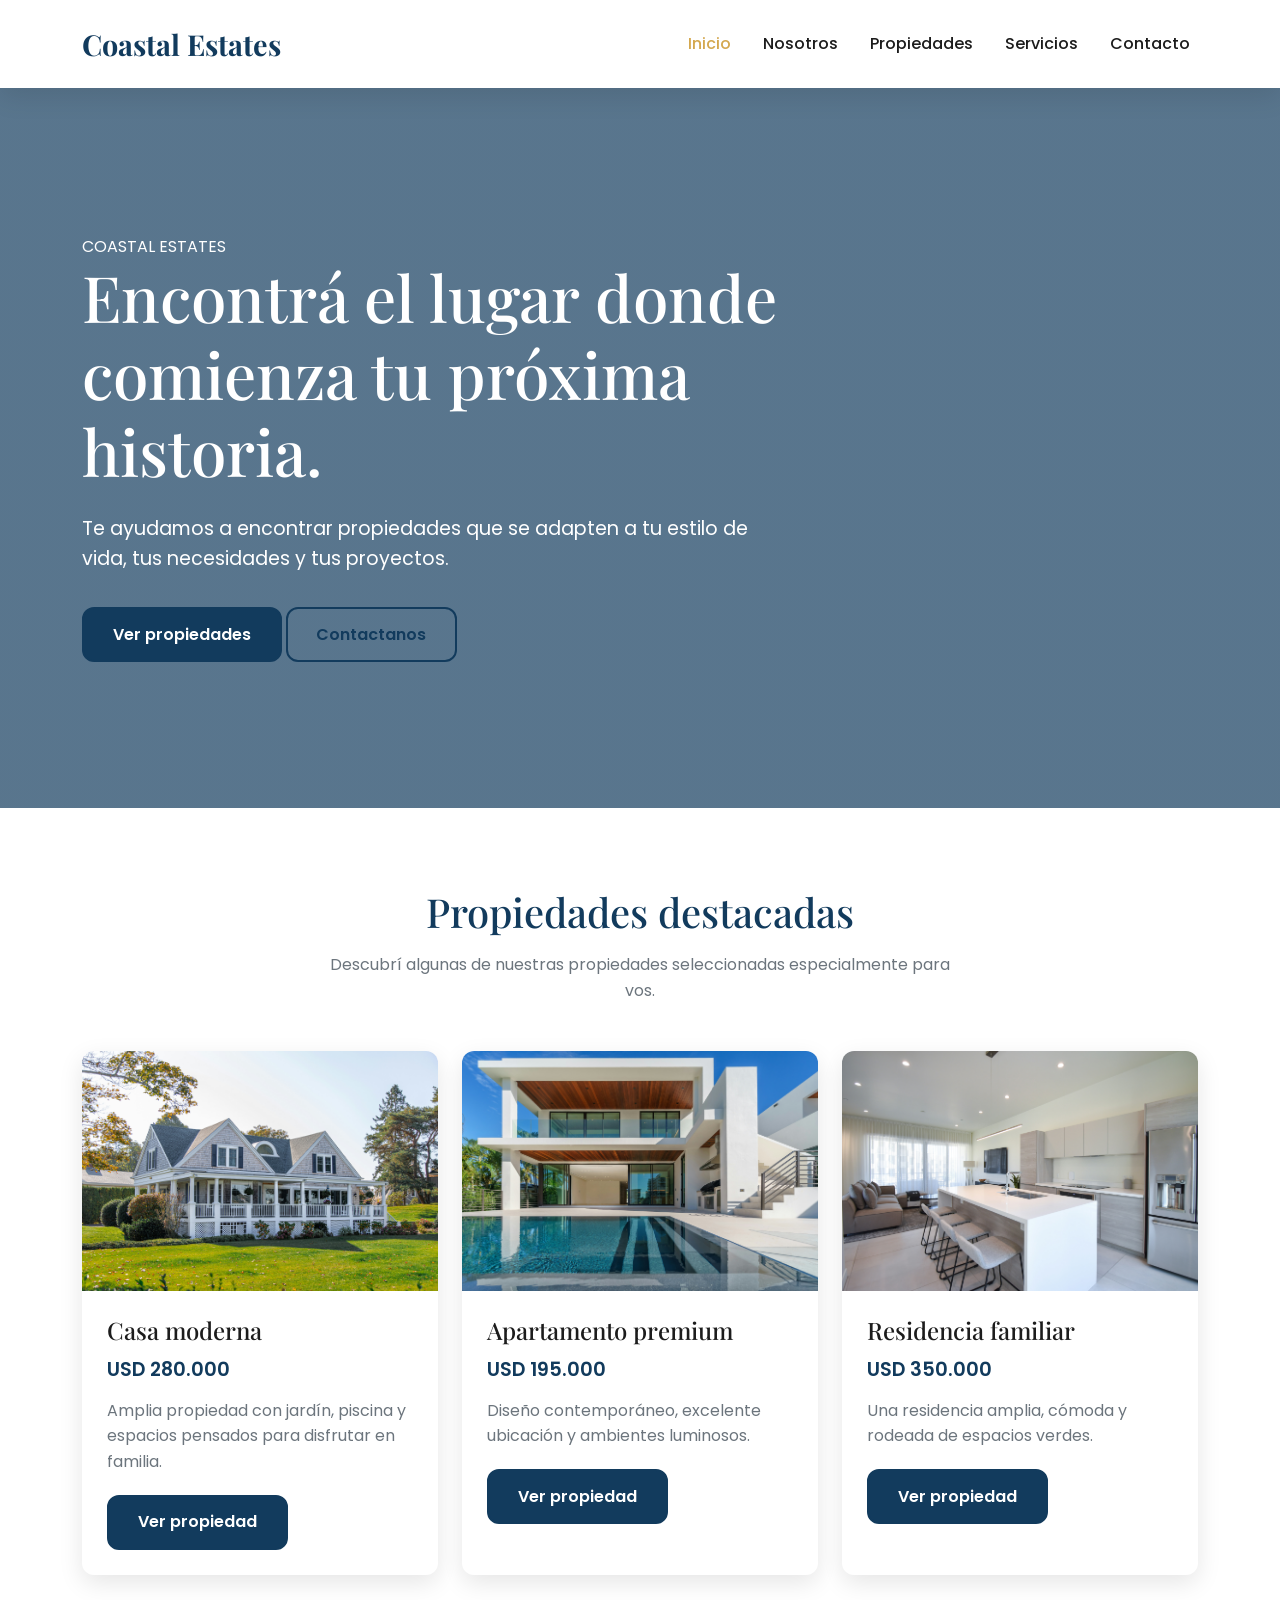
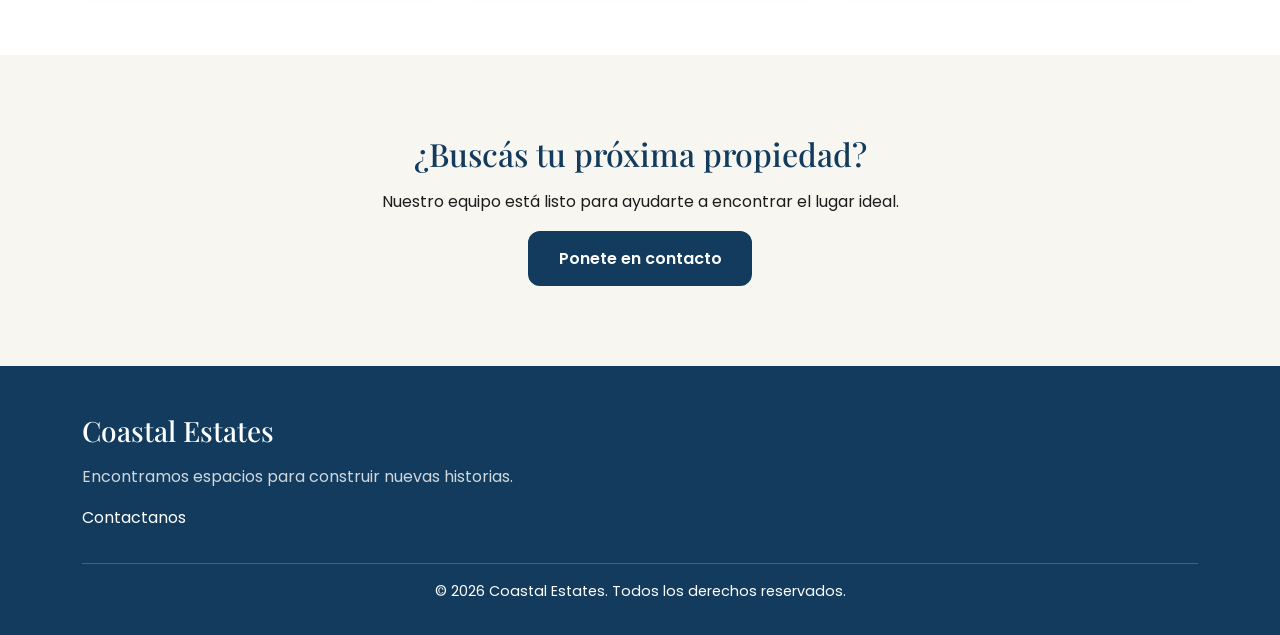
<file: index.html>
<!DOCTYPE html>
<html lang="es">
<head>
<meta charset="UTF-8">

<meta name="viewport" content="width=device-width, initial-scale=1.0">

<meta
name="description"
content="Coastal Estates, inmobiliaria especializada en propiedades residenciales y comerciales."
>

<meta
name="keywords"
content="inmobiliaria, propiedades, casas, apartamentos, terrenos, alquiler, venta"
>

<meta name="author" content="Coastal Estates">

<title>Coastal Estates | Inmobiliaria</title>

<!-- Bootstrap CSS -->
<link
href="https://cdn.jsdelivr.net/npm/bootstrap@5.3.3/dist/css/bootstrap.min.css"
rel="stylesheet"
>

<!-- AOS - Animaciones -->
<link
href="https://unpkg.com/aos@2.3.1/dist/aos.css"
rel="stylesheet"
>

<!-- Google Fonts -->
<link
rel="preconnect"
href="https://fonts.googleapis.com"
>

<link
rel="preconnect"
href="https://fonts.gstatic.com"
crossorigin
>

<link
href="https://fonts.googleapis.com/css2?family=Playfair+Display:wght@500;600;700&family=Poppins:wght@300;400;500;600;700&display=swap"
rel="stylesheet"
>

<!-- CSS propio generado con SASS -->
<link rel="stylesheet" href="css/style.css">
</head>

<body>

<!-- Header -->
<header>
<nav class="navbar navbar-expand-lg">
<div class="container">

<a class="navbar-brand" href="index.html">
Coastal Estates
</a>

<button
class="navbar-toggler"
type="button"
data-bs-toggle="collapse"
data-bs-target="#navbarPrincipal"
aria-controls="navbarPrincipal"
aria-expanded="false"
aria-label="Abrir menú de navegación"
>
<span class="navbar-toggler-icon"></span>
</button>

<div class="collapse navbar-collapse" id="navbarPrincipal">

<ul class="navbar-nav ms-auto">

<li class="nav-item">
<a class="nav-link active" href="index.html">
Inicio
</a>
</li>

<li class="nav-item">
<a class="nav-link" href="pages/nosotros.html">
Nosotros
</a>
</li>

<li class="nav-item">
<a class="nav-link" href="pages/propiedades.html">
Propiedades
</a>
</li>

<li class="nav-item">
<a class="nav-link" href="pages/servicios.html">
Servicios
</a>
</li>

<li class="nav-item">
<a class="nav-link" href="pages/contacto.html">
Contacto
</a>
</li>

</ul>

</div>
</div>
</nav>
</header>


<!-- Contenido principal -->
<main>

<!-- Hero -->
<section class="hero" data-aos="fade-up">

<div class="container">

<div class="hero-content">

<span class="hero-subtitle">
COASTAL ESTATES
</span>

<h1>
Encontrá el lugar donde comienza tu próxima historia.
</h1>

<p>
Te ayudamos a encontrar propiedades que se adapten
a tu estilo de vida, tus necesidades y tus proyectos.
</p>

<div class="hero-buttons">

<a
href="pages/propiedades.html"
class="btn-primary-custom"
>
Ver propiedades
</a>

<a
href="pages/contacto.html"
class="btn-secondary-custom"
>
Contactanos
</a>

</div>

</div>

</div>

</section>


<!-- Propiedades destacadas -->
<section class="featured-properties" data-aos="fade-up">

<div class="container">

<div class="section-title">

<h2>
Propiedades destacadas
</h2>

<p>
Descubrí algunas de nuestras propiedades seleccionadas
especialmente para vos.
</p>

</div>


<div class="row g-4">

<!-- Propiedad 1 -->
<div class="col-12 col-md-6 col-lg-4">

<article class="card-custom">

<div class="card-image">

<img
src="img/propiedad-1.jpg"
alt="Casa moderna con jardín y piscina"
loading="lazy"
>

</div>

<div class="card-content">

<h3>
Casa moderna
</h3>

<p class="card-price">
USD 280.000
</p>

<p>
Amplia propiedad con jardín, piscina y
espacios pensados para disfrutar en familia.
</p>

<a
href="pages/propiedades.html"
class="btn-primary-custom"
>
Ver propiedad
</a>

</div>

</article>

</div>


<!-- Propiedad 2 -->
<div class="col-12 col-md-6 col-lg-4">

<article class="card-custom">

<div class="card-image">

<img
src="img/propiedad-2.jpg"
alt="Apartamento moderno con grandes ventanales"
loading="lazy"
>

</div>

<div class="card-content">

<h3>
Apartamento premium
</h3>

<p class="card-price">
USD 195.000
</p>

<p>
Diseño contemporáneo, excelente ubicación
y ambientes luminosos.
</p>

<a
href="pages/propiedades.html"
class="btn-primary-custom"
>
Ver propiedad
</a>

</div>

</article>

</div>


<!-- Propiedad 3 -->
<div class="col-12 col-md-6 col-lg-4">

<article class="card-custom">

<div class="card-image">

<img
src="img/propiedad-3.jpg"
alt="Casa familiar rodeada de espacios verdes"
loading="lazy"
>

</div>

<div class="card-content">

<h3>
Residencia familiar
</h3>

<p class="card-price">
USD 350.000
</p>

<p>
Una residencia amplia, cómoda y rodeada
de espacios verdes.
</p>

<a
href="pages/propiedades.html"
class="btn-primary-custom"
>
Ver propiedad
</a>

</div>

</article>

</div>

</div>

</div>

</section>


<!-- Sección llamada a la acción -->
<section class="cta-section" data-aos="fade-up">

<div class="container">

<h2>
¿Buscás tu próxima propiedad?
</h2>

<p>
Nuestro equipo está listo para ayudarte a encontrar
el lugar ideal.
</p>

<a
href="pages/contacto.html"
class="btn-primary-custom"
>
Ponete en contacto
</a>

</div>

</section>

</main>


<!-- Footer -->
<footer>

<div class="container">

<div class="footer-content">

<h3>
Coastal Estates
</h3>

<p>
Encontramos espacios para construir nuevas historias.
</p>

<p>
<a href="pages/contacto.html">
Contactanos
</a>
</p>

</div>


<div class="footer-bottom">

<p>
&copy; 2026 Coastal Estates. Todos los derechos reservados.
</p>

</div>

</div>

</footer>


<!-- Bootstrap JavaScript -->
<script
src="https://cdn.jsdelivr.net/npm/bootstrap@5.3.3/dist/js/bootstrap.bundle.min.js"
></script>

<!-- AOS JavaScript -->
<script
src="https://unpkg.com/aos@2.3.1/dist/aos.js"
></script>

<!-- Inicializacion de AOS -->
<script>
AOS.init({
duration: 800,
once: true
});
</script>

</body>
</html>
</file>
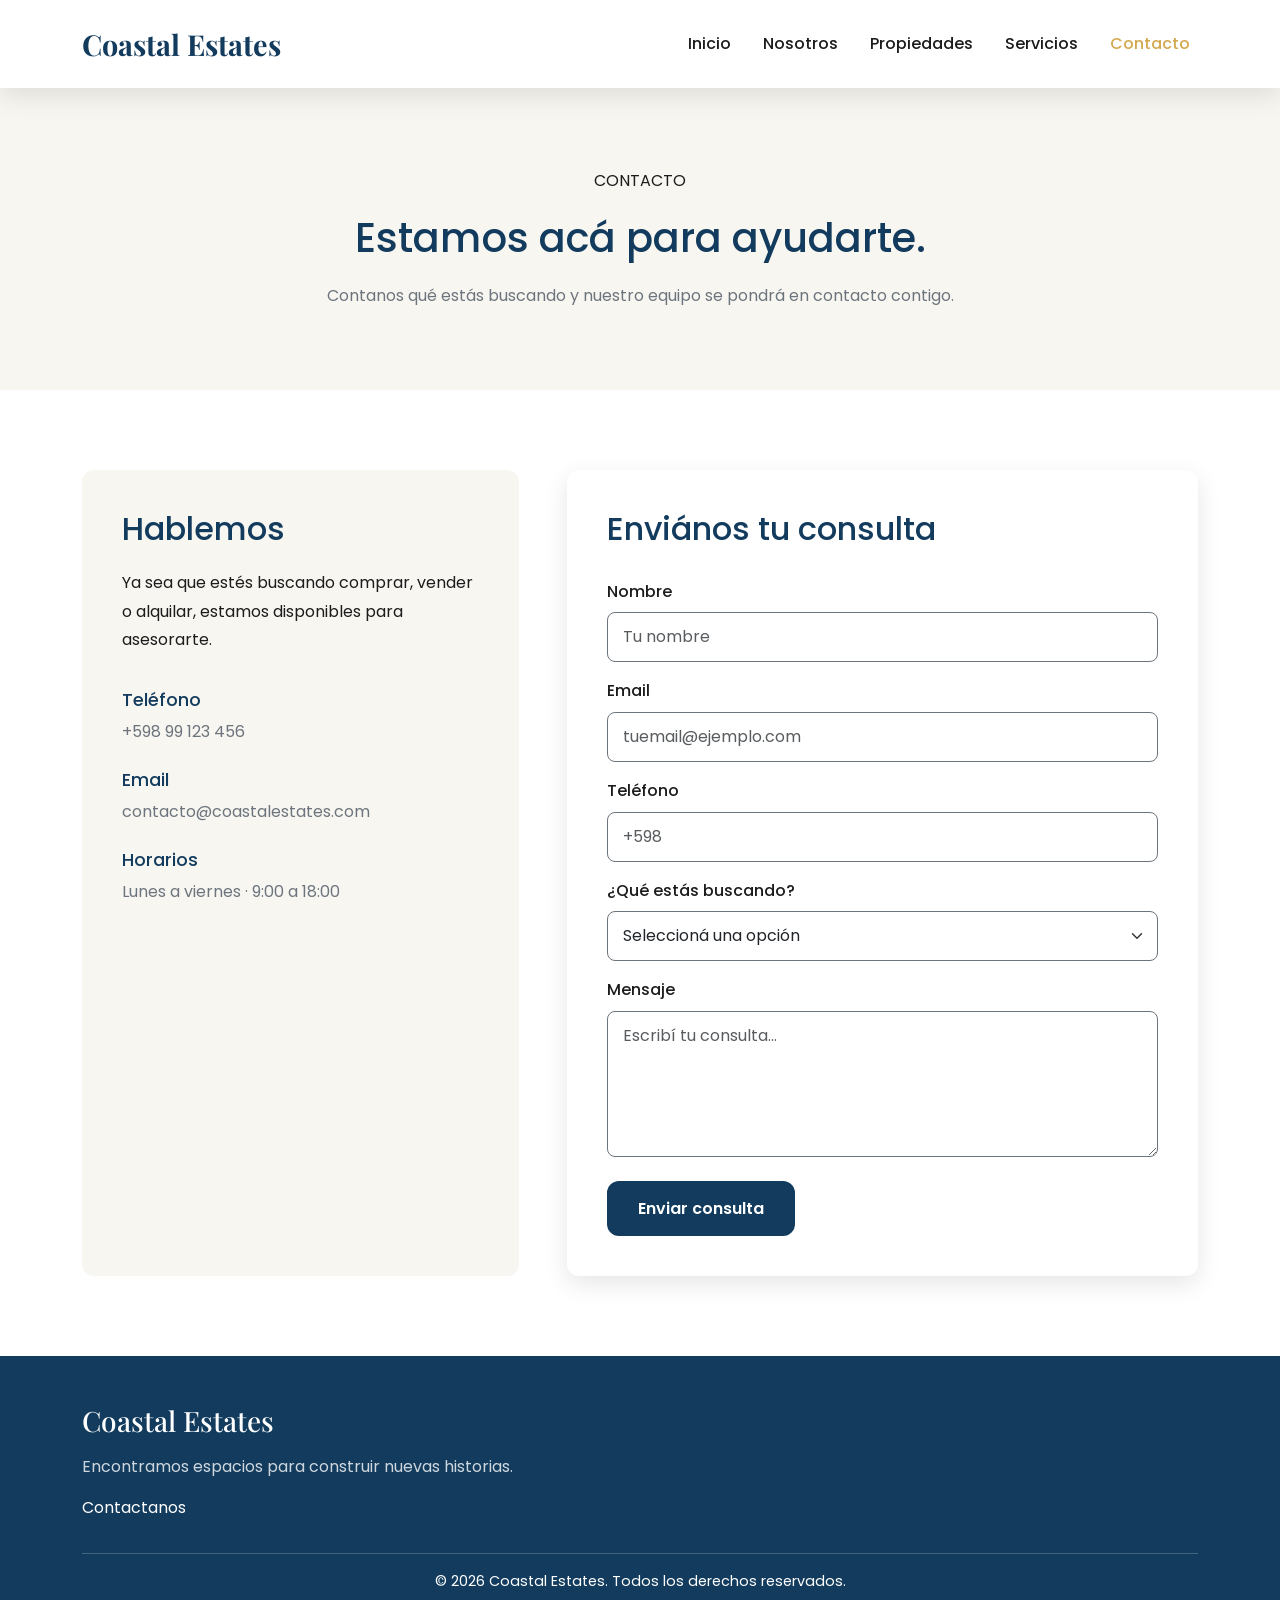
<file: pages/contacto.html>
<!DOCTYPE html>
<html lang="es">

<head>
<meta charset="UTF-8">

<meta name="viewport" content="width=device-width, initial-scale=1.0">

<meta
name="description"
content="Contactate con Coastal Estates para recibir asesoramiento inmobiliario personalizado."
>

<title>Contacto | Coastal Estates</title>

<!-- Bootstrap CSS -->
<link
href="https://cdn.jsdelivr.net/npm/bootstrap@5.3.3/dist/css/bootstrap.min.css"
rel="stylesheet"
>

<!-- AOS - Animaciones -->
<link
href="https://unpkg.com/aos@2.3.1/dist/aos.css"
rel="stylesheet"
>

<!-- Google Fonts -->
<link
rel="preconnect"
href="https://fonts.googleapis.com"
>

<link
rel="preconnect"
href="https://fonts.gstatic.com"
crossorigin
>

<link
href="https://fonts.googleapis.com/css2?family=Playfair+Display:wght@500;600;700&family=Poppins:wght@300;400;500;600;700&display=swap"
rel="stylesheet"
>

<!-- CSS generado con SASS -->
<link rel="stylesheet" href="../css/style.css">
</head>

<body>

<!-- Header -->
<header>
<nav class="navbar navbar-expand-lg">

<div class="container">

<a class="navbar-brand" href="../index.html">
Coastal Estates
</a>

<button
class="navbar-toggler"
type="button"
data-bs-toggle="collapse"
data-bs-target="#navbarPrincipal"
aria-controls="navbarPrincipal"
aria-expanded="false"
aria-label="Abrir menú de navegación"
>
<span class="navbar-toggler-icon"></span>
</button>

<div
class="collapse navbar-collapse"
id="navbarPrincipal"
>

<ul class="navbar-nav ms-auto">

<li class="nav-item">
<a class="nav-link" href="../index.html">
Inicio
</a>
</li>

<li class="nav-item">
<a class="nav-link" href="nosotros.html">
Nosotros
</a>
</li>

<li class="nav-item">
<a class="nav-link" href="propiedades.html">
Propiedades
</a>
</li>

<li class="nav-item">
<a class="nav-link" href="servicios.html">
Servicios
</a>
</li>

<li class="nav-item">
<a class="nav-link active" href="contacto.html">
Contacto
</a>
</li>

</ul>

</div>

</div>

</nav>
</header>


<!-- Contenido principal -->
<main>

<!-- Encabezado -->
<section class="contact-hero">

<div class="container">

<div class="section-title">

<span class="hero-subtitle">
CONTACTO
</span>

<h1>
Estamos acá para ayudarte.
</h1>

<p>
Contanos qué estás buscando y nuestro equipo se
pondrá en contacto contigo.
</p>

</div>

</div>

</section>


<!-- Contacto -->
<section class="contact-section">

<div class="container">

<div class="row g-5">

<!-- Información -->
<div class="col-12 col-lg-5">

<div
class="contact-info"
data-aos="fade-right"
>

<h2>
Hablemos
</h2>

<p>
Ya sea que estés buscando comprar, vender
o alquilar, estamos disponibles para
asesorarte.
</p>


<div class="contact-item">

<h3>
Teléfono
</h3>

<p>
+598 99 123 456
</p>

</div>


<div class="contact-item">

<h3>
Email
</h3>

<p>
contacto@coastalestates.com
</p>

</div>


<div class="contact-item">

<h3>
Horarios
</h3>

<p>
Lunes a viernes · 9:00 a 18:00
</p>

</div>

</div>

</div>


<!-- Formulario -->
<div class="col-12 col-lg-7">

<div
class="contact-form"
data-aos="fade-left"
>

<h2>
Enviános tu consulta
</h2>

<form>

<div class="mb-3">

<label
for="nombre"
class="form-label"
>
Nombre
</label>

<input
type="text"
class="form-control"
id="nombre"
name="nombre"
placeholder="Tu nombre"
required
>

</div>


<div class="mb-3">

<label
for="email"
class="form-label"
>
Email
</label>

<input
type="email"
class="form-control"
id="email"
name="email"
placeholder="tuemail@ejemplo.com"
required
>

</div>


<div class="mb-3">

<label
for="telefono"
class="form-label"
>
Teléfono
</label>

<input
type="tel"
class="form-control"
id="telefono"
name="telefono"
placeholder="+598"
>

</div>


<div class="mb-3">

<label
for="consulta"
class="form-label"
>
¿Qué estás buscando?
</label>

<select
class="form-select"
id="consulta"
name="consulta"
>

<option value="">
Seleccioná una opción
</option>

<option value="comprar">
Comprar una propiedad
</option>

<option value="alquilar">
Alquilar una propiedad
</option>

<option value="vender">
Vender una propiedad
</option>

<option value="asesoramiento">
Asesoramiento
</option>

</select>

</div>


<div class="mb-4">

<label
for="mensaje"
class="form-label"
>
Mensaje
</label>

<textarea
class="form-control"
id="mensaje"
name="mensaje"
rows="5"
placeholder="Escribí tu consulta..."
required
></textarea>

</div>


<button
type="submit"
class="btn-primary-custom"
>
Enviar consulta
</button>

</form>

</div>

</div>

</div>

</div>

</section>

</main>


<!-- Footer -->
<footer>

<div class="container">

<div class="footer-content">

<h3>
Coastal Estates
</h3>

<p>
Encontramos espacios para construir nuevas historias.
</p>

<p>
<a href="contacto.html">
Contactanos
</a>
</p>

</div>

<div class="footer-bottom">

<p>
&copy; 2026 Coastal Estates. Todos los derechos reservados.
</p>

</div>

</div>

</footer>


<!-- Bootstrap JavaScript -->
<script
src="https://cdn.jsdelivr.net/npm/bootstrap@5.3.3/dist/js/bootstrap.bundle.min.js"
></script>

<!-- AOS JavaScript -->
<script
src="https://unpkg.com/aos@2.3.1/dist/aos.js"
></script>

<script>
AOS.init({
duration: 800,
once: true
});
</script>

</body>

</html>
</file>
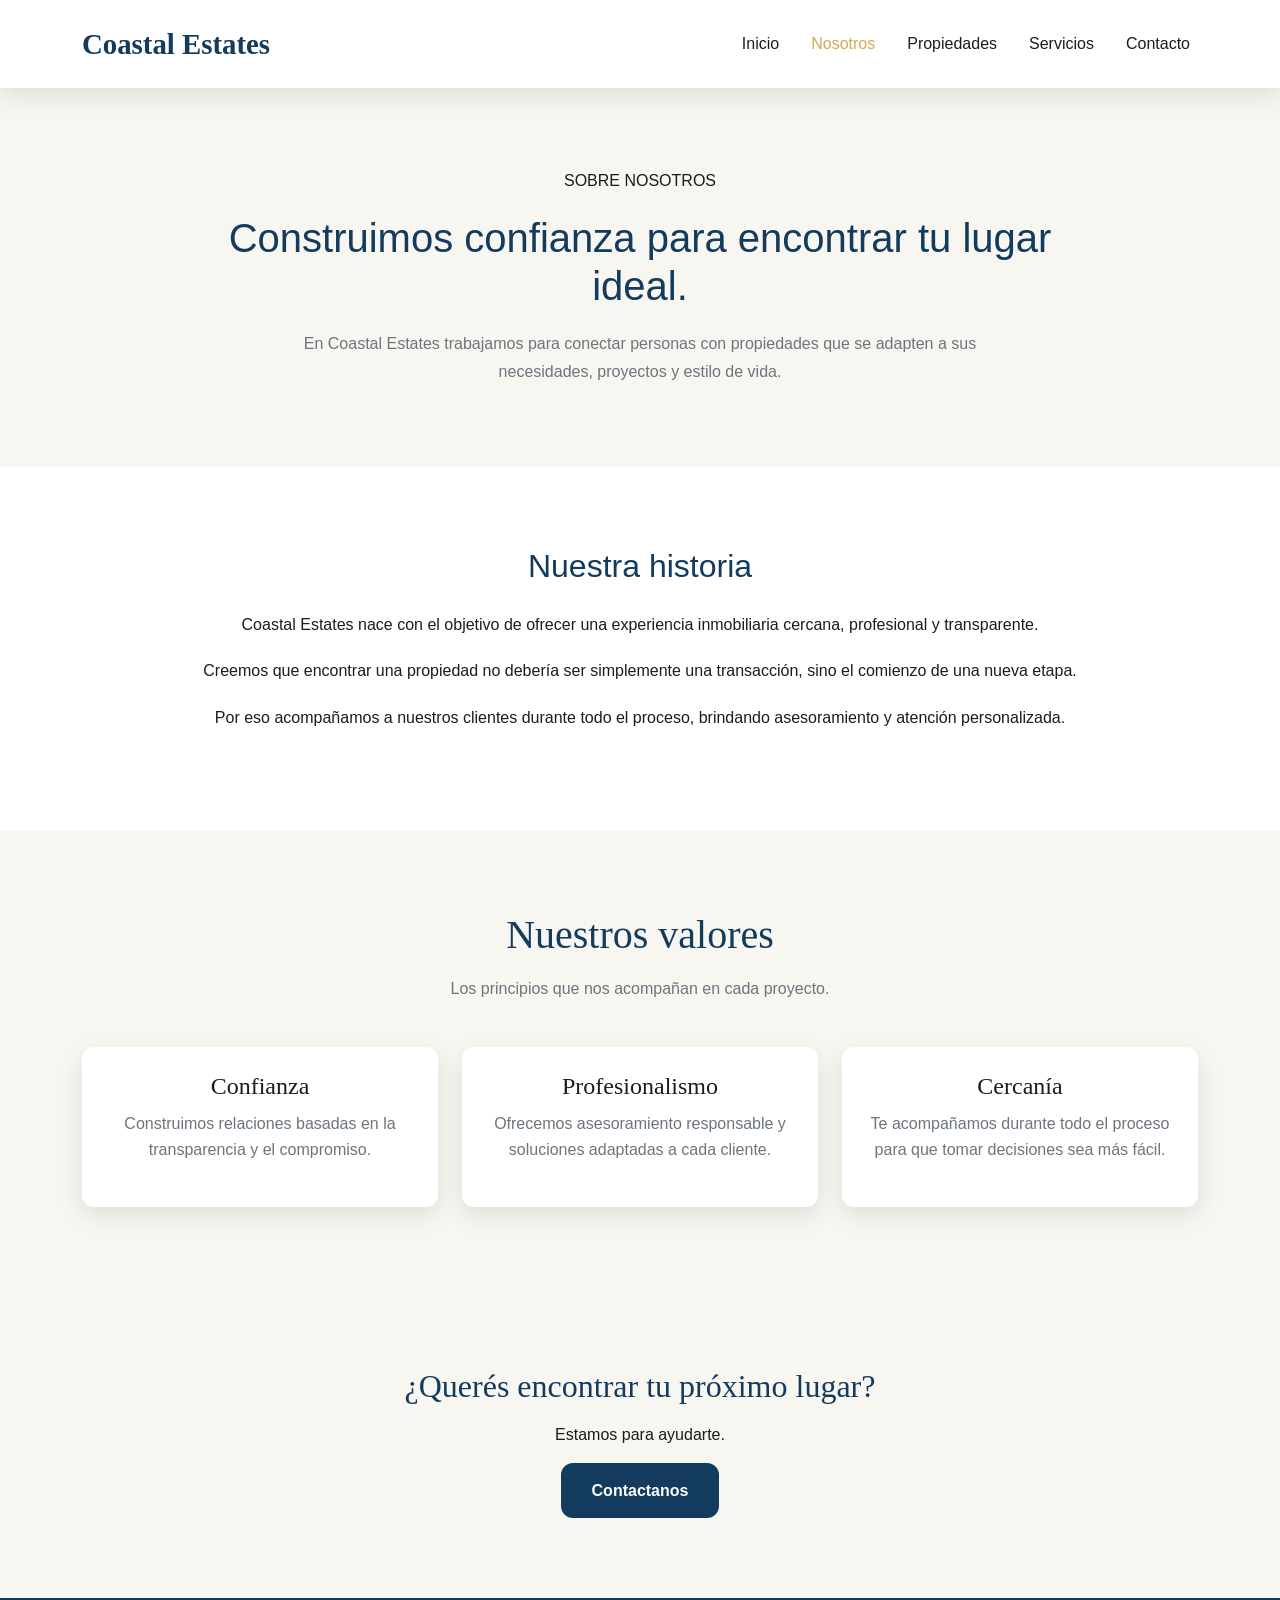
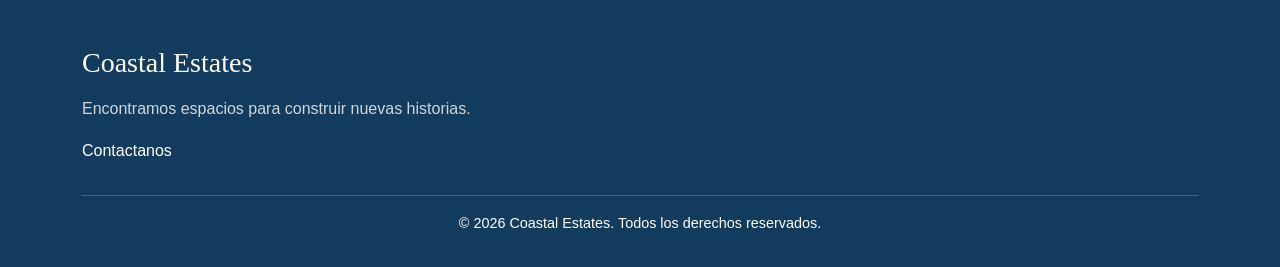
<file: pages/nosotros.html>
<!DOCTYPE html>
<html lang="es">

<head>
<meta charset="UTF-8">

<meta name="viewport" content="width=device-width, initial-scale=1.0">

<meta
name="description"
content="Conocé Coastal Estates y nuestro compromiso con el mercado inmobiliario."
>

<title>Nosotros | Coastal Estates</title>
<!-- Bootstrap CSS -->
<link
href="https://cdn.jsdelivr.net/npm/bootstrap@5.3.3/dist/css/bootstrap.min.css"
rel="stylesheet"
>

<!-- AOS - Animaciones -->
<link
href="https://unpkg.com/aos@2.3.1/dist/aos.css"
rel="stylesheet"
>

<!-- CSS generado con SASS -->
<link rel="stylesheet" href="../css/style.css">
</head>

<body>

<!-- Header -->
<header>
<nav class="navbar navbar-expand-lg">

<div class="container">

<a class="navbar-brand" href="../index.html">
Coastal Estates
</a>

<button
class="navbar-toggler"
type="button"
data-bs-toggle="collapse"
data-bs-target="#navbarPrincipal"
aria-controls="navbarPrincipal"
aria-expanded="false"
aria-label="Abrir menú de navegación"
>
<span class="navbar-toggler-icon"></span>
</button>

<div class="collapse navbar-collapse" id="navbarPrincipal">

<ul class="navbar-nav ms-auto">

<li class="nav-item">
<a class="nav-link" href="../index.html">
Inicio
</a>
</li>

<li class="nav-item">
<a class="nav-link active" href="nosotros.html">
Nosotros
</a>
</li>

<li class="nav-item">
<a class="nav-link" href="propiedades.html">
Propiedades
</a>
</li>

<li class="nav-item">
<a class="nav-link" href="servicios.html">
Servicios
</a>
</li>

<li class="nav-item">
<a class="nav-link" href="contacto.html">
Contacto
</a>
</li>

</ul>

</div>

</div>

</nav>
</header>


<!-- Contenido principal -->
<main>

<!-- Presentación -->
<section class="about-hero">

<div class="container">

<div class="section-title">

<span class="hero-subtitle">
SOBRE NOSOTROS
</span>

<h1>
Construimos confianza para encontrar tu lugar ideal.
</h1>

<p>
En Coastal Estates trabajamos para conectar personas
con propiedades que se adapten a sus necesidades,
proyectos y estilo de vida.
</p>

</div>

</div>

</section>


<!-- Nuestra historia -->
<section class="about-section">

<div class="container">

<div class="about-content">

<div class="about-text">

<h2>
Nuestra historia
</h2>

<p>
Coastal Estates nace con el objetivo de ofrecer
una experiencia inmobiliaria cercana, profesional
y transparente.
</p>

<p>
Creemos que encontrar una propiedad no debería
ser simplemente una transacción, sino el comienzo
de una nueva etapa.
</p>

<p>
Por eso acompañamos a nuestros clientes durante
todo el proceso, brindando asesoramiento y
atención personalizada.
</p>

</div>

</div>

</div>

</section>


<!-- Valores -->
<section class="values-section">

<div class="container">

<div class="section-title">

<h2>
Nuestros valores
</h2>

<p>
Los principios que nos acompañan en cada proyecto.
</p>

</div>


<div class="row g-4">

<div class="col-12 col-md-4">

<article class="card-custom">

<div class="card-content">

<h3>
Confianza
</h3>

<p>
Construimos relaciones basadas en la
transparencia y el compromiso.
</p>

</div>

</article>

</div>


<div class="col-12 col-md-4">

<article class="card-custom">

<div class="card-content">

<h3>
Profesionalismo
</h3>

<p>
Ofrecemos asesoramiento responsable y
soluciones adaptadas a cada cliente.
</p>

</div>

</article>

</div>


<div class="col-12 col-md-4">

<article class="card-custom">

<div class="card-content">

<h3>
Cercanía
</h3>

<p>
Te acompañamos durante todo el proceso
para que tomar decisiones sea más fácil.
</p>

</div>

</article>

</div>

</div>

</div>

</section>


<!-- Llamada a la acción -->
<section class="cta-section">

<div class="container">

<h2>
¿Querés encontrar tu próximo lugar?
</h2>

<p>
Estamos para ayudarte.
</p>

<a
href="contacto.html"
class="btn-primary-custom"
>
Contactanos
</a>

</div>

</section>

</main>


<!-- Footer -->
<footer>

<div class="container">

<div class="footer-content">

<h3>
Coastal Estates
</h3>

<p>
Encontramos espacios para construir nuevas historias.
</p>

<p>
<a href="contacto.html">
Contactanos
</a>
</p>

</div>


<div class="footer-bottom">

<p>
&copy; 2026 Coastal Estates. Todos los derechos reservados.
</p>

</div>

</div>

</footer>

<!-- Bootstrap JavaScript -->
<script
src="https://cdn.jsdelivr.net/npm/bootstrap@5.3.3/dist/js/bootstrap.bundle.min.js"
></script>

<!-- AOS JavaScript -->
<script
src="https://unpkg.com/aos@2.3.1/dist/aos.js"
></script>

<script>
AOS.init({
duration: 800,
once: true
});
</script>
<!-- Bootstrap JavaScript -->
<script
src="https://cdn.jsdelivr.net/npm/bootstrap@5.3.3/dist/js/bootstrap.bundle.min.js"
></script>

<!-- AOS JavaScript -->
<script
src="https://unpkg.com/aos@2.3.1/dist/aos.js"
></script>

<script>
AOS.init({
duration: 800,
once: true
});
</script>
</body>

</html>
</file>
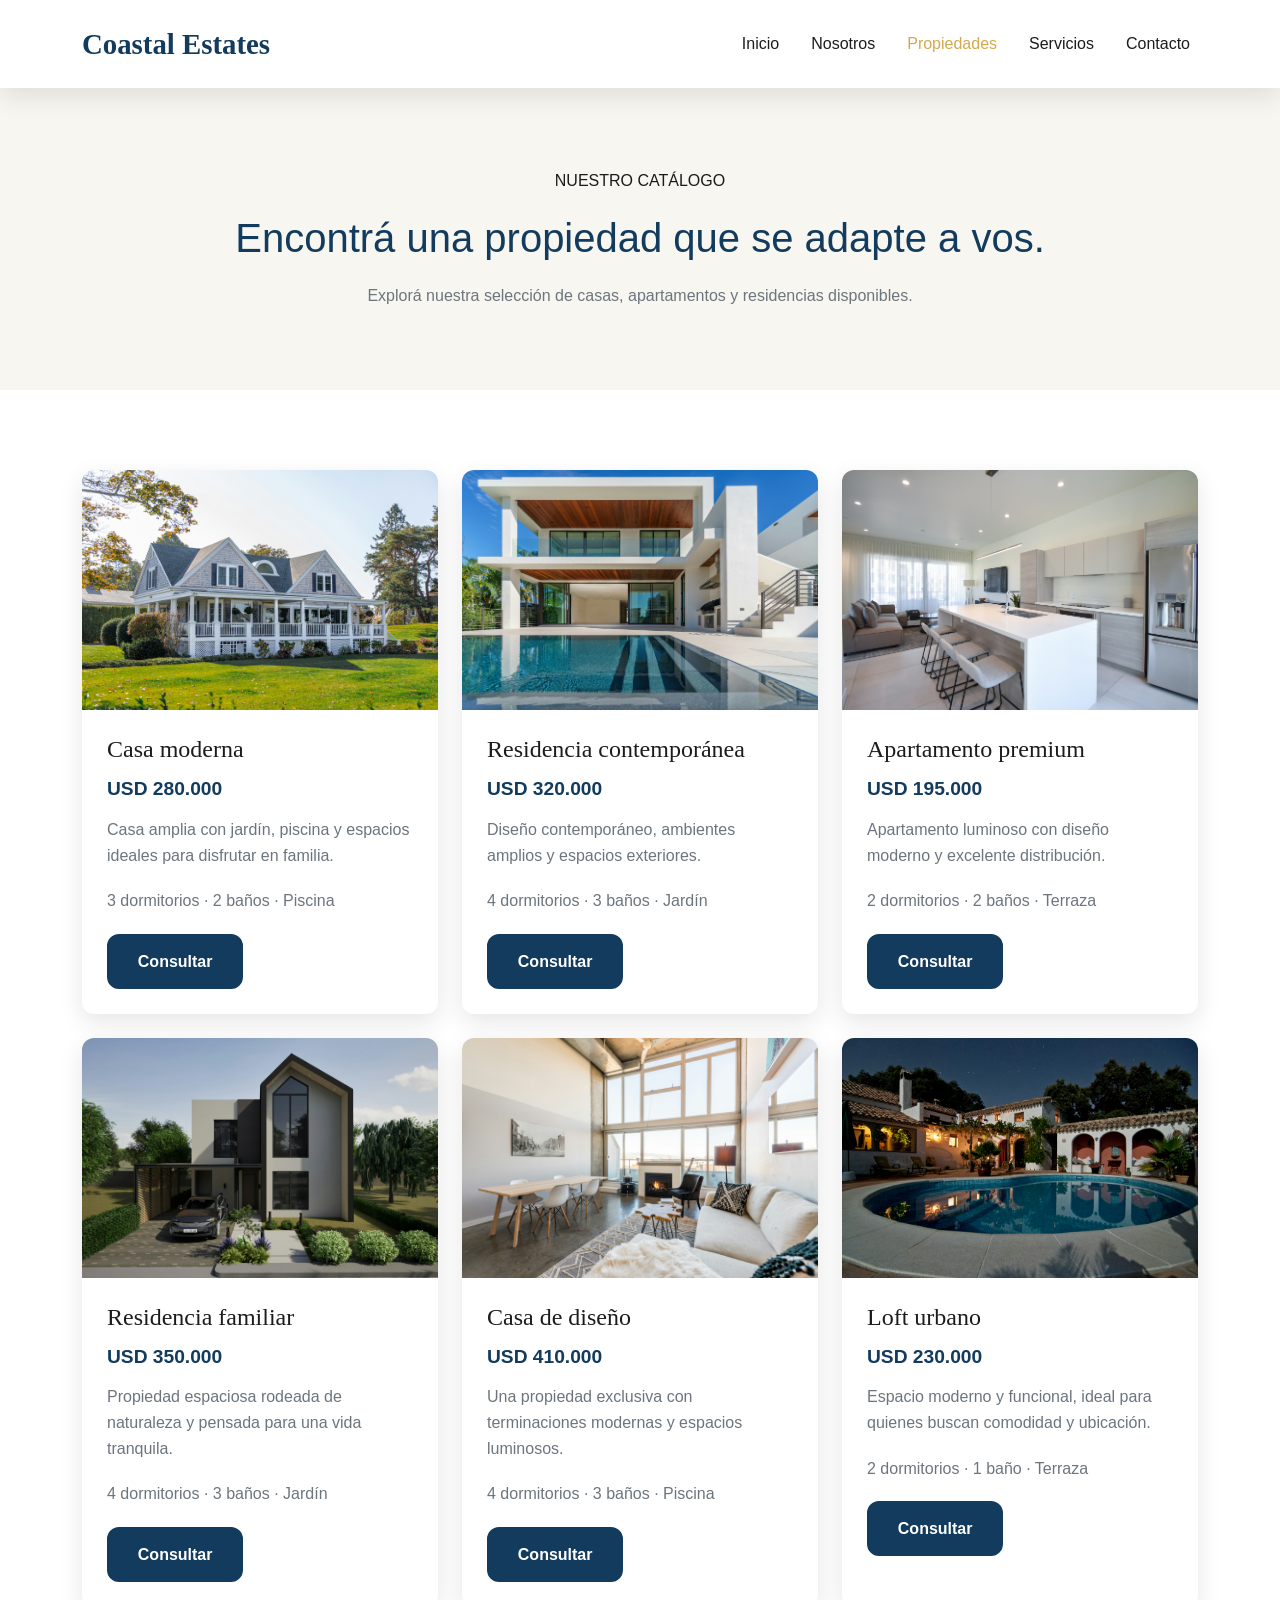
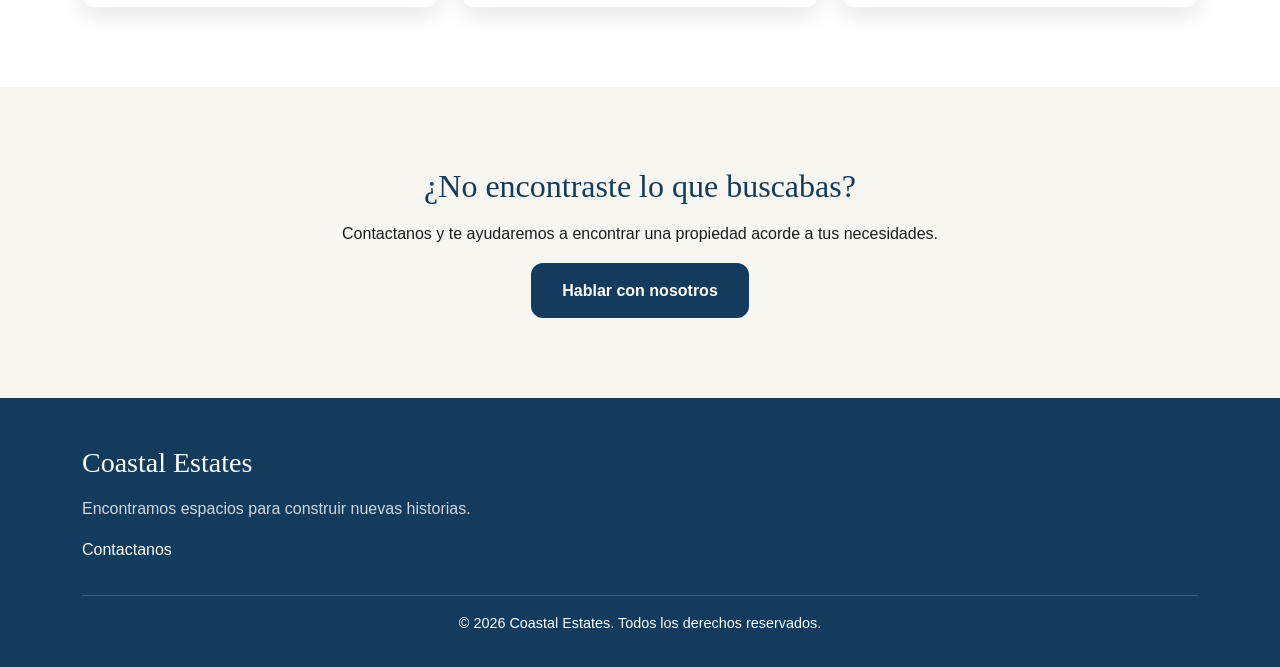
<file: pages/propiedades.html>
<!DOCTYPE html>
<html lang="es">

<head>
<meta charset="UTF-8">

<meta name="viewport" content="width=device-width, initial-scale=1.0">

<meta
name="description"
content="Conocé nuestras propiedades disponibles en Coastal Estates."
>

<title>Propiedades | Coastal Estates</title>

<!-- Bootstrap CSS -->
<link
href="https://cdn.jsdelivr.net/npm/bootstrap@5.3.3/dist/css/bootstrap.min.css"
rel="stylesheet"
>

<!-- AOS - Animaciones -->
<link
href="https://unpkg.com/aos@2.3.1/dist/aos.css"
rel="stylesheet"
>

<!-- CSS generado con SASS -->
<link rel="stylesheet" href="../css/style.css">
</head>

<body>

<!-- Header -->
<header>
<nav class="navbar navbar-expand-lg">

<div class="container">

<a class="navbar-brand" href="../index.html">
Coastal Estates
</a>

<button
class="navbar-toggler"
type="button"
data-bs-toggle="collapse"
data-bs-target="#navbarPrincipal"
aria-controls="navbarPrincipal"
aria-expanded="false"
aria-label="Abrir menú de navegación"
>
<span class="navbar-toggler-icon"></span>
</button>

<div class="collapse navbar-collapse" id="navbarPrincipal">

<ul class="navbar-nav ms-auto">

<li class="nav-item">
<a class="nav-link" href="../index.html">
Inicio
</a>
</li>

<li class="nav-item">
<a class="nav-link" href="nosotros.html">
Nosotros
</a>
</li>

<li class="nav-item">
<a class="nav-link active" href="propiedades.html">
Propiedades
</a>
</li>

<li class="nav-item">
<a class="nav-link" href="servicios.html">
Servicios
</a>
</li>

<li class="nav-item">
<a class="nav-link" href="contacto.html">
Contacto
</a>
</li>

</ul>

</div>

</div>

</nav>
</header>


<!-- Contenido principal -->
<main>

<!-- Encabezado -->
<section class="properties-hero">

<div class="container">

<div class="section-title">

<span class="hero-subtitle">
NUESTRO CATÁLOGO
</span>

<h1>
Encontrá una propiedad que se adapte a vos.
</h1>

<p>
Explorá nuestra selección de casas, apartamentos
y residencias disponibles.
</p>

</div>

</div>

</section>


<!-- Propiedades -->
<section class="properties-section">

<div class="container">

<div class="row g-4">


<!-- Propiedad 1 -->
<div class="col-12 col-md-6 col-lg-4">

<article
class="card-custom"
data-aos="fade-up"
>

<div class="card-image">

<img
src="../img/propiedad-1.jpg"
alt="Casa moderna con jardín"
loading="lazy"
>

</div>

<div class="card-content">

<h3>
Casa moderna
</h3>

<p class="card-price">
USD 280.000
</p>

<p>
Casa amplia con jardín, piscina y espacios
ideales para disfrutar en familia.
</p>

<p>
3 dormitorios · 2 baños · Piscina
</p>

<a
href="contacto.html"
class="btn-primary-custom"
>
Consultar
</a>

</div>

</article>

</div>


<!-- Propiedad 2 -->
<div class="col-12 col-md-6 col-lg-4">

<article
class="card-custom"
data-aos="fade-up"
data-aos-delay="100"
>

<div class="card-image">

<img
src="../img/propiedad-2.jpg"
alt="Casa moderna con piscina"
loading="lazy"
>

</div>

<div class="card-content">

<h3>
Residencia contemporánea
</h3>

<p class="card-price">
USD 320.000
</p>

<p>
Diseño contemporáneo, ambientes amplios
y espacios exteriores.
</p>

<p>
4 dormitorios · 3 baños · Jardín
</p>

<a
href="contacto.html"
class="btn-primary-custom"
>
Consultar
</a>

</div>

</article>

</div>


<!-- Propiedad 3 -->
<div class="col-12 col-md-6 col-lg-4">

<article
class="card-custom"
data-aos="fade-up"
data-aos-delay="200"
>

<div class="card-image">

<img
src="../img/propiedad-3.jpg"
alt="Interior de apartamento moderno"
loading="lazy"
>

</div>

<div class="card-content">

<h3>
Apartamento premium
</h3>

<p class="card-price">
USD 195.000
</p>

<p>
Apartamento luminoso con diseño moderno
y excelente distribución.
</p>

<p>
2 dormitorios · 2 baños · Terraza
</p>

<a
href="contacto.html"
class="btn-primary-custom"
>
Consultar
</a>

</div>

</article>

</div>


<!-- Propiedad 4 -->
<div class="col-12 col-md-6 col-lg-4">

<article
class="card-custom"
data-aos="fade-up"
>

<div class="card-image">

<img
src="../img/propiedad-4.jpg"
alt="Residencia familiar con espacios verdes"
loading="lazy"
>


</div>

<div class="card-content">

<h3>
Residencia familiar
</h3>

<p class="card-price">
USD 350.000
</p>

<p>
Propiedad espaciosa rodeada de naturaleza
y pensada para una vida tranquila.
</p>

<p>
4 dormitorios · 3 baños · Jardín
</p>

<a
href="contacto.html"
class="btn-primary-custom"
>
Consultar
</a>

</div>

</article>

</div>


<!-- Propiedad 5 -->
<div class="col-12 col-md-6 col-lg-4">

<article
class="card-custom"
data-aos="fade-up"
data-aos-delay="100"
>

<div class="card-image">

<img
src="../img/propiedad-5.jpg"
alt="Propiedad moderna con espacios exteriores"
loading="lazy"
>

</div>

<div class="card-content">

<h3>
Casa de diseño
</h3>

<p class="card-price">
USD 410.000
</p>

<p>
Una propiedad exclusiva con terminaciones
modernas y espacios luminosos.
</p>

<p>
4 dormitorios · 3 baños · Piscina
</p>

<a
href="contacto.html"
class="btn-primary-custom"
>
Consultar
</a>

</div>

</article>

</div>


<!-- Propiedad 6 -->
<div class="col-12 col-md-6 col-lg-4">

<article
class="card-custom"
data-aos="fade-up"
data-aos-delay="200"
>

<div class="card-image">

<img
src="../img/propiedad-6.jpg"
alt="Interior elegante de una propiedad"
loading="lazy"
>

</div>

<div class="card-content">

<h3>
Loft urbano
</h3>

<p class="card-price">
USD 230.000
</p>

<p>
Espacio moderno y funcional, ideal para
quienes buscan comodidad y ubicación.
</p>

<p>
2 dormitorios · 1 baño · Terraza
</p>

<a
href="contacto.html"
class="btn-primary-custom"
>
Consultar
</a>

</div>

</article>

</div>

</div>

</div>

</section>


<!-- Llamada a la acción -->
<section class="cta-section">

<div class="container">

<h2>
¿No encontraste lo que buscabas?
</h2>

<p>
Contactanos y te ayudaremos a encontrar una propiedad
acorde a tus necesidades.
</p>

<a
href="contacto.html"
class="btn-primary-custom"
>
Hablar con nosotros
</a>

</div>

</section>

</main>


<!-- Footer -->
<footer>

<div class="container">

<div class="footer-content">

<h3>
Coastal Estates
</h3>

<p>
Encontramos espacios para construir nuevas historias.
</p>

<p>
<a href="contacto.html">
Contactanos
</a>
</p>

</div>

<div class="footer-bottom">

<p>
&copy; 2026 Coastal Estates. Todos los derechos reservados.
</p>
</div>

</div>

</footer>


<!-- Bootstrap JavaScript -->
<script
src="https://cdn.jsdelivr.net/npm/bootstrap@5.3.3/dist/js/bootstrap.bundle.min.js"
></script>

<!-- AOS JavaScript -->
<script
src="https://unpkg.com/aos@2.3.1/dist/aos.js"
></script>

<script>
AOS.init({
duration: 800,
once: true
});
</script>

</body>

</html>
</file>
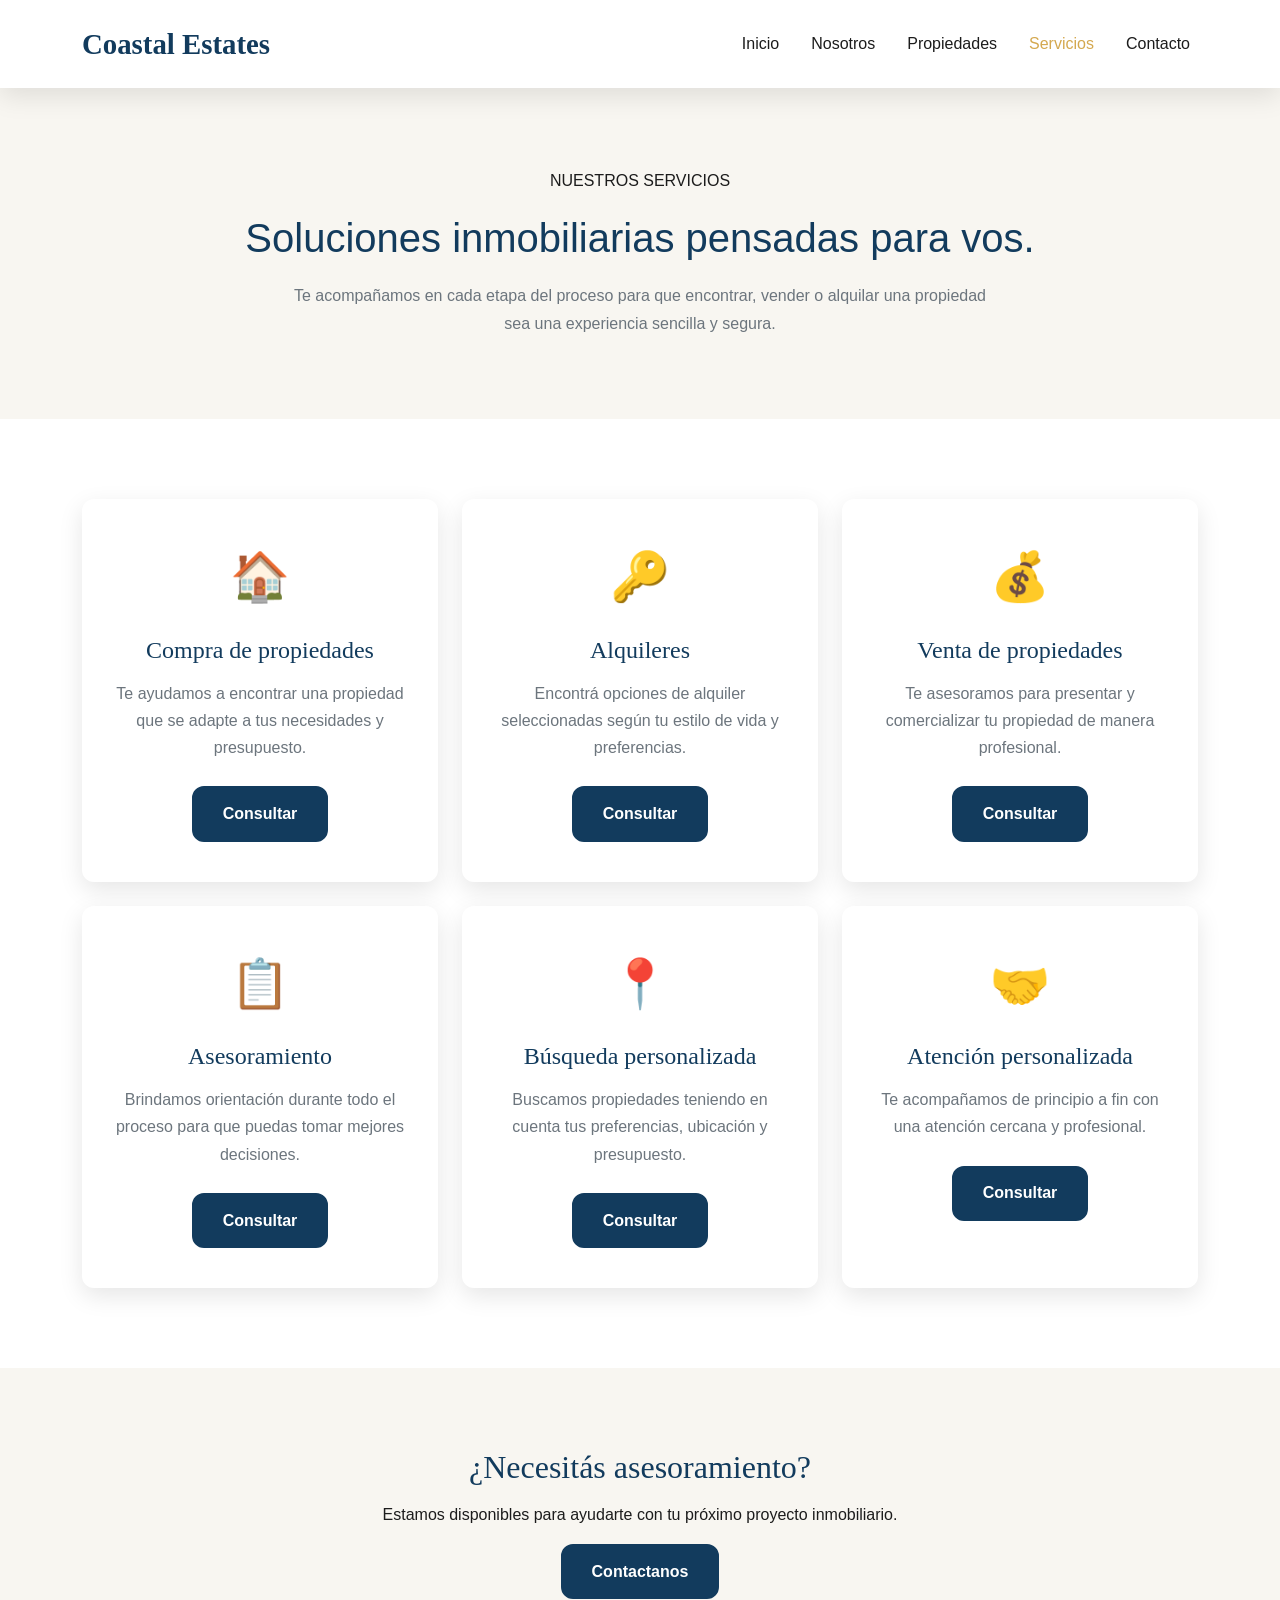
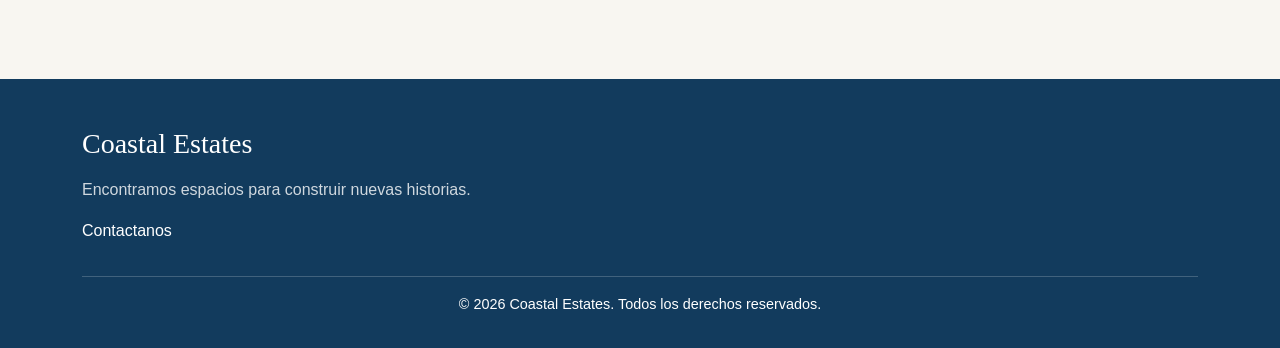
<file: pages/servicios.html>
<!DOCTYPE html>
<html lang="es">

<head>
<meta charset="UTF-8">

<meta name="viewport" content="width=device-width, initial-scale=1.0">

<meta
name="description"
content="Conocé los servicios inmobiliarios que ofrece Coastal Estates."
>

<title>Servicios | Coastal Estates</title>

<!-- Bootstrap CSS -->
<link
href="https://cdn.jsdelivr.net/npm/bootstrap@5.3.3/dist/css/bootstrap.min.css"
rel="stylesheet"
>

<!-- AOS - Animaciones -->
<link
href="https://unpkg.com/aos@2.3.1/dist/aos.css"
rel="stylesheet"
>

<!-- CSS generado con SASS -->
<link rel="stylesheet" href="../css/style.css">
</head>

<body>

<!-- Header -->
<header>
<nav class="navbar navbar-expand-lg">

<div class="container">

<a class="navbar-brand" href="../index.html">
Coastal Estates
</a>

<button
class="navbar-toggler"
type="button"
data-bs-toggle="collapse"
data-bs-target="#navbarPrincipal"
aria-controls="navbarPrincipal"
aria-expanded="false"
aria-label="Abrir menú de navegación"
>
<span class="navbar-toggler-icon"></span>
</button>

<div class="collapse navbar-collapse" id="navbarPrincipal">

<ul class="navbar-nav ms-auto">

<li class="nav-item">
<a class="nav-link" href="../index.html">
Inicio
</a>
</li>

<li class="nav-item">
<a class="nav-link" href="nosotros.html">
Nosotros
</a>
</li>

<li class="nav-item">
<a class="nav-link" href="propiedades.html">
Propiedades
</a>
</li>

<li class="nav-item">
<a class="nav-link active" href="servicios.html">
Servicios
</a>
</li>

<li class="nav-item">
<a class="nav-link" href="contacto.html">
Contacto
</a>
</li>

</ul>

</div>

</div>

</nav>
</header>


<!-- Contenido principal -->
<main>

<!-- Encabezado -->
<section class="services-hero">

<div class="container">

<div class="section-title">

<span class="hero-subtitle">
NUESTROS SERVICIOS
</span>

<h1>
Soluciones inmobiliarias pensadas para vos.
</h1>

<p>
Te acompañamos en cada etapa del proceso para que
encontrar, vender o alquilar una propiedad sea
una experiencia sencilla y segura.
</p>

</div>

</div>

</section>


<!-- Servicios -->
<section class="services-section">

<div class="container">

<div class="row g-4">

<!-- Servicio 1 -->
<div class="col-12 col-md-6 col-lg-4">

<article
class="service-card"
data-aos="fade-up"
>

<div class="service-icon">
🏠
</div>

<h2>
Compra de propiedades
</h2>

<p>
Te ayudamos a encontrar una propiedad que
se adapte a tus necesidades y presupuesto.
</p>

<a
href="contacto.html"
class="btn-primary-custom"
>
Consultar
</a>

</article>

</div>


<!-- Servicio 2 -->
<div class="col-12 col-md-6 col-lg-4">

<article
class="service-card"
data-aos="fade-up"
data-aos-delay="100"
>

<div class="service-icon">
🔑
</div>

<h2>
Alquileres
</h2>

<p>
Encontrá opciones de alquiler seleccionadas
según tu estilo de vida y preferencias.
</p>

<a
href="contacto.html"
class="btn-primary-custom"
>
Consultar
</a>

</article>

</div>


<!-- Servicio 3 -->
<div class="col-12 col-md-6 col-lg-4">

<article
class="service-card"
data-aos="fade-up"
data-aos-delay="200"
>

<div class="service-icon">
💰
</div>

<h2>
Venta de propiedades
</h2>

<p>
Te asesoramos para presentar y comercializar
tu propiedad de manera profesional.
</p>

<a
href="contacto.html"
class="btn-primary-custom"
>
Consultar
</a>

</article>

</div>


<!-- Servicio 4 -->
<div class="col-12 col-md-6 col-lg-4">

<article
class="service-card"
data-aos="fade-up"
>

<div class="service-icon">
📋
</div>

<h2>
Asesoramiento
</h2>

<p>
Brindamos orientación durante todo el proceso
para que puedas tomar mejores decisiones.
</p>

<a
href="contacto.html"
class="btn-primary-custom"
>
Consultar
</a>

</article>

</div>


<!-- Servicio 5 -->
<div class="col-12 col-md-6 col-lg-4">

<article
class="service-card"
data-aos="fade-up"
data-aos-delay="100"
>

<div class="service-icon">
📍
</div>

<h2>
Búsqueda personalizada
</h2>

<p>
Buscamos propiedades teniendo en cuenta tus
preferencias, ubicación y presupuesto.
</p>

<a
href="contacto.html"
class="btn-primary-custom"
>
Consultar
</a>

</article>

</div>


<!-- Servicio 6 -->
<div class="col-12 col-md-6 col-lg-4">

<article
class="service-card"
data-aos="fade-up"
data-aos-delay="200"
>

<div class="service-icon">
🤝
</div>

<h2>
Atención personalizada
</h2>

<p>
Te acompañamos de principio a fin con una
atención cercana y profesional.
</p>

<a
href="contacto.html"
class="btn-primary-custom"
>
Consultar
</a>

</article>

</div>

</div>

</div>

</section>


<!-- Llamada a la acción -->
<section class="cta-section">

<div class="container">

<h2>
¿Necesitás asesoramiento?
</h2>

<p>
Estamos disponibles para ayudarte con tu próximo
proyecto inmobiliario.
</p>

<a
href="contacto.html"
class="btn-primary-custom"
>
Contactanos
</a>

</div>

</section>

</main>


<!-- Footer -->
<footer>

<div class="container">

<div class="footer-content">

<h3>
Coastal Estates
</h3>

<p>
Encontramos espacios para construir nuevas historias.
</p>

<p>
<a href="contacto.html">
Contactanos
</a>
</p>

</div>

<div class="footer-bottom">

<p>
&copy; 2026 Coastal Estates. Todos los derechos reservados.
</p>

</div>

</div>

</footer>


<!-- Bootstrap JavaScript -->
<script
src="https://cdn.jsdelivr.net/npm/bootstrap@5.3.3/dist/js/bootstrap.bundle.min.js"
></script>

<!-- AOS JavaScript -->
<script
src="https://unpkg.com/aos@2.3.1/dist/aos.js"
></script>

<script>
AOS.init({
duration: 800,
once: true
});
</script>

</body>

</html>
</file>
<file: css/style.css>
* {
  margin: 0;
  padding: 0;
  box-sizing: border-box;
}

html {
  scroll-behavior: smooth;
}

body {
  font-family: "Poppins", sans-serif;
  color: #1c1c1c;
  background-color: #ffffff;
  line-height: 1.6;
}

img {
  max-width: 100%;
  display: block;
}

a {
  text-decoration: none;
  color: inherit;
}

ul {
  list-style: none;
}

button,
input,
textarea {
  font-family: inherit;
}

header {
  background-color: #ffffff;
  box-shadow: 0 8px 25px rgba(0, 0, 0, 0.1);
  position: sticky;
  top: 0;
  z-index: 1000;
}
header .navbar {
  padding: 1rem 0;
}
header .navbar .navbar-brand {
  font-family: "Playfair Display", serif;
  font-size: 1.8rem;
  font-weight: 700;
  color: #123b5d;
  transition: all 0.3s ease;
}
header .navbar .navbar-brand:hover {
  color: #d4a84f;
}
header .navbar .nav-link {
  color: #1c1c1c;
  font-weight: 500;
  margin-left: 1rem;
  transition: all 0.3s ease;
}
header .navbar .nav-link:hover, header .navbar .nav-link.active {
  color: #d4a84f;
}

footer {
  background-color: #123b5d;
  color: #ffffff;
  padding: 3rem 0 1rem;
}
footer .footer-content h3 {
  font-family: "Playfair Display", serif;
  margin-bottom: 1rem;
}
footer .footer-content p {
  color: rgba(255, 255, 255, 0.8);
}
footer .footer-content a {
  color: #ffffff;
  transition: all 0.3s ease;
}
footer .footer-content a:hover {
  color: #d4a84f;
}
footer .footer-bottom {
  border-top: 1px solid rgba(255, 255, 255, 0.2);
  margin-top: 2rem;
  padding-top: 1rem;
  text-align: center;
  font-size: 0.9rem;
}

.btn-primary-custom, .btn-secondary-custom {
  display: inline-block;
  padding: 0.8rem 1.8rem;
  background-color: #123b5d;
  color: #ffffff;
  border: 2px solid #123b5d;
  border-radius: 12px;
  font-weight: 600;
  transition: all 0.3s ease;
}
.btn-primary-custom:hover, .btn-secondary-custom:hover {
  background-color: #d4a84f;
  border-color: #d4a84f;
  color: #ffffff;
  transform: translateY(-3px);
}

.btn-secondary-custom {
  background-color: transparent;
  color: #123b5d;
}
.btn-secondary-custom:hover {
  background-color: #123b5d;
  border-color: #123b5d;
}

.card-custom {
  background-color: #ffffff;
  border-radius: 12px;
  box-shadow: 0 8px 25px rgba(0, 0, 0, 0.1);
  overflow: hidden;
  transition: all 0.3s ease;
  height: 100%;
}
.card-custom:hover {
  transform: translateY(-8px);
  box-shadow: 0 12px 30px rgba(0, 0, 0, 0.15);
}
.card-custom .card-image {
  width: 100%;
  height: 240px;
  overflow: hidden;
}
.card-custom .card-image img {
  width: 100%;
  height: 100%;
  -o-object-fit: cover;
     object-fit: cover;
  display: block;
  transition: all 0.3s ease;
}
.card-custom:hover .card-image img {
  transform: scale(1.05);
}
.card-custom .card-content {
  padding: 25px;
}
.card-custom .card-content h3 {
  font-family: "Playfair Display", serif;
  font-size: 1.5rem;
  margin-bottom: 10px;
  color: #1c1c1c;
}
.card-custom .card-content .card-price {
  font-weight: 600;
  color: #123b5d;
  font-size: 1.2rem;
  margin-bottom: 12px;
}
.card-custom .card-content p {
  color: #6c757d;
  line-height: 1.6;
  margin-bottom: 20px;
}

.hero {
  min-height: 80vh;
  display: flex;
  align-items: center;
  background: linear-gradient(rgba(18, 59, 93, 0.7), rgba(18, 59, 93, 0.7));
}
.hero .hero-content {
  color: #ffffff;
  max-width: 700px;
}
.hero .hero-content h1 {
  font-family: "Playfair Display", serif;
  font-size: clamp(2.5rem, 5vw, 4.5rem);
  margin-bottom: 1.5rem;
}
.hero .hero-content p {
  font-size: 1.2rem;
  margin-bottom: 2rem;
}

.section-title {
  text-align: center;
  margin-bottom: 3rem;
}
.section-title h2 {
  font-family: "Playfair Display", serif;
  color: #123b5d;
  font-size: 2.5rem;
  margin-bottom: 1rem;
}
.section-title p {
  color: #6c757d;
  max-width: 650px;
  margin: 0 auto;
}

.featured-properties {
  padding: 5rem 0;
}

.cta-section {
  padding: 5rem 0;
  background-color: #f8f6f1;
  text-align: center;
}
.cta-section h2 {
  font-family: "Playfair Display", serif;
  color: #123b5d;
  margin-bottom: 1rem;
}

.about-hero {
  padding: 80px 0;
  background-color: #f8f6f1;
  text-align: center;
}
.about-hero .section-title {
  max-width: 850px;
  margin: 0 auto;
}
.about-hero h1 {
  margin: 20px 0;
  color: #123b5d;
}
.about-hero p {
  max-width: 700px;
  margin: 0 auto;
  line-height: 1.8;
}

.about-section {
  padding: 80px 0;
  background-color: #ffffff;
}
.about-section .about-content {
  max-width: 900px;
  margin: 0 auto;
}
.about-section .about-text {
  text-align: center;
}
.about-section h2 {
  margin-bottom: 25px;
  color: #123b5d;
}
.about-section p {
  margin-bottom: 18px;
  line-height: 1.8;
}

.values-section {
  padding: 80px 0;
  background-color: #f8f6f1;
}
.values-section .section-title {
  text-align: center;
  margin-bottom: 45px;
}
.values-section .card-custom {
  height: 100%;
}
.values-section .card-content {
  text-align: center;
}
.values-section h3 {
  color: #123b5d;
  margin-bottom: 15px;
}
.values-section p {
  line-height: 1.7;
}

.properties-hero {
  padding: 80px 0;
  background-color: #f8f6f1;
  text-align: center;
}
.properties-hero .section-title {
  max-width: 850px;
  margin: 0 auto;
}
.properties-hero h1 {
  margin: 20px 0;
  color: #123b5d;
}
.properties-hero p {
  max-width: 700px;
  margin: 0 auto;
  line-height: 1.8;
}

.properties-section {
  padding: 80px 0;
  background-color: #ffffff;
}
.properties-section .row {
  align-items: stretch;
}
.properties-section .card-custom {
  height: 100%;
}

.services-hero {
  padding: 80px 0;
  background-color: #f8f6f1;
  text-align: center;
}
.services-hero .section-title {
  max-width: 850px;
  margin: 0 auto;
}
.services-hero h1 {
  margin: 20px 0;
  color: #123b5d;
}
.services-hero p {
  max-width: 700px;
  margin: 0 auto;
  line-height: 1.8;
}

.services-section {
  padding: 80px 0;
  background-color: #ffffff;
}
.services-section .row {
  align-items: stretch;
}

.service-card {
  height: 100%;
  padding: 40px 30px;
  background-color: #ffffff;
  border-radius: 12px;
  box-shadow: 0 8px 25px rgba(0, 0, 0, 0.1);
  text-align: center;
  transition: all 0.3s ease;
}
.service-card:hover {
  transform: translateY(-8px);
  box-shadow: 0 12px 30px rgba(0, 0, 0, 0.15);
}
.service-card .service-icon {
  font-size: 3rem;
  margin-bottom: 20px;
}
.service-card h2 {
  font-family: "Playfair Display", serif;
  font-size: 1.5rem;
  color: #123b5d;
  margin-bottom: 15px;
}
.service-card p {
  color: #6c757d;
  line-height: 1.7;
  margin-bottom: 25px;
}

.contact-hero {
  padding: 80px 0;
  background-color: #f8f6f1;
  text-align: center;
}
.contact-hero .section-title {
  max-width: 850px;
  margin: 0 auto;
}
.contact-hero h1 {
  margin: 20px 0;
  color: #123b5d;
}
.contact-hero p {
  max-width: 700px;
  margin: 0 auto;
  line-height: 1.8;
}

.contact-section {
  padding: 80px 0;
  background-color: #ffffff;
}

.contact-info {
  height: 100%;
  padding: 40px;
  background-color: #f8f6f1;
  border-radius: 12px;
}
.contact-info h2 {
  color: #123b5d;
  margin-bottom: 20px;
}
.contact-info > p {
  line-height: 1.8;
  margin-bottom: 35px;
}

.contact-item {
  margin-bottom: 25px;
}
.contact-item:last-child {
  margin-bottom: 0;
}
.contact-item h3 {
  font-size: 1.1rem;
  color: #123b5d;
  margin-bottom: 8px;
}
.contact-item p {
  margin: 0;
  color: #6c757d;
}

.contact-form {
  padding: 40px;
  background-color: #ffffff;
  border-radius: 12px;
  box-shadow: 0 8px 25px rgba(0, 0, 0, 0.1);
}
.contact-form h2 {
  color: #123b5d;
  margin-bottom: 30px;
}
.contact-form .form-label {
  font-weight: 500;
  color: #1c1c1c;
}
.contact-form .form-control,
.contact-form .form-select {
  padding: 12px 15px;
  border: 1px solid #6c757d;
  border-radius: 8px;
  transition: all 0.3s ease;
}
.contact-form .form-control:focus,
.contact-form .form-select:focus {
  border-color: #123b5d;
  box-shadow: 0 0 0 0.2rem rgba(0, 0, 0, 0.08);
}
.contact-form textarea {
  resize: vertical;
}/*# sourceMappingURL=style.css.map */
</file>
